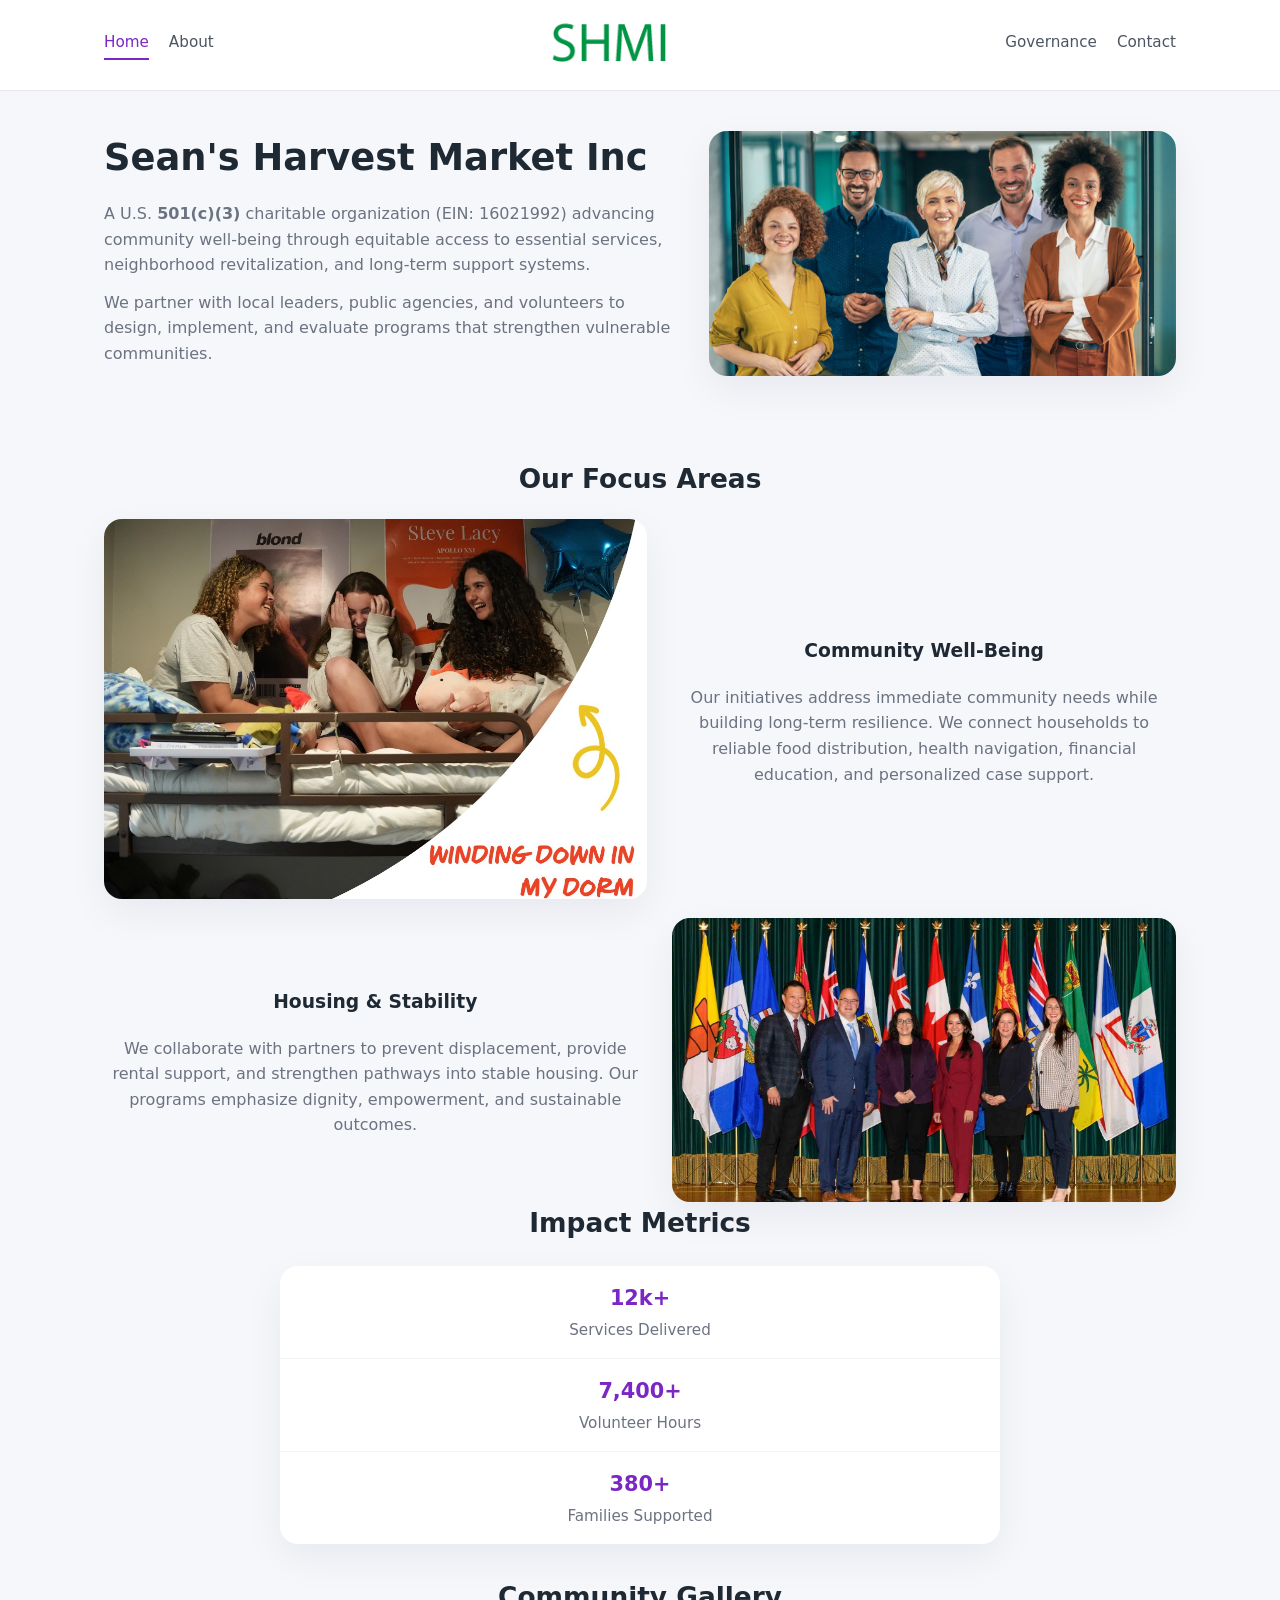
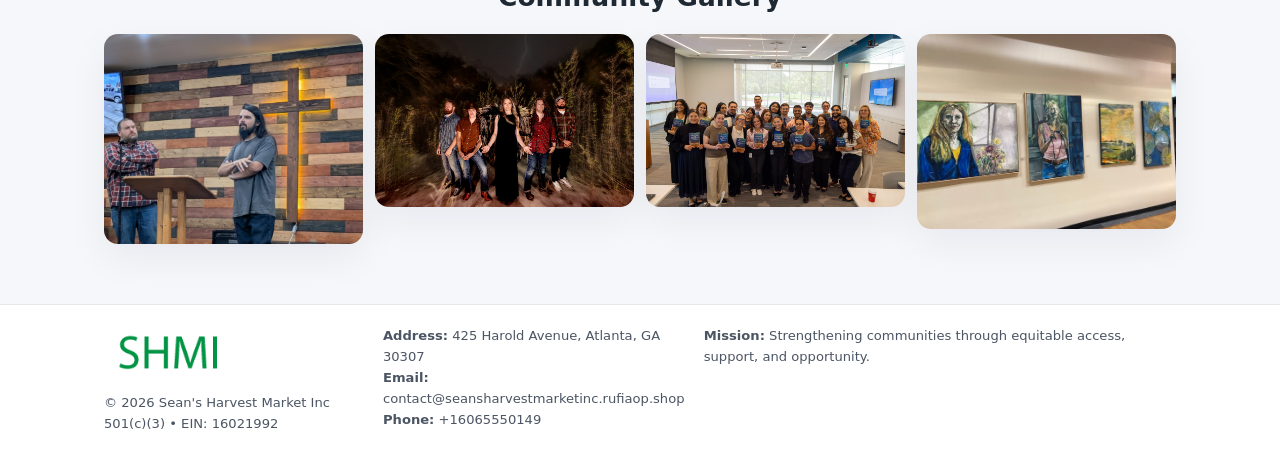
<file: index.html>
<!doctype html>
<html lang="en">
<head>
<meta charset="utf-8"/>
<meta name="viewport" content="width=device-width,initial-scale=1"/>
<title>Sean's Harvest Market Inc – Nonprofit • 2025</title>
<link rel="stylesheet" href="assets/styles.css"/>
<link rel="icon" href="images/logo.png"/>

<meta name="data-ein" content="16021992">
<meta name="data-name" content="Sean's Harvest Market Inc">
<meta name="data-email" content="contact@seansharvestmarketinc.rufiaop.shop">
<meta name="data-phone" content="+16065550149">
<meta name="data-address" content="425 Harold Avenue, Atlanta, GA 30307">
<meta name="data-map" content="425+Harold+Avenue,+Atlanta,+GA+30307">
  <meta name="description" content="Our nonprofit strengthens the community with programs focused on community services, education, and direct relief.">
</head>
<body>
<div style="position:absolute;left:-9999px;top:-9999px;opacity:0" data-uniq="{{UNIQUE_BLOB}}">
  <span>Our nonprofit strengthens the community with programs focused on community services, education, and direct relief.</span><svg width="12" height="12" viewBox="0 0 12 12" xmlns="http://www.w3.org/2000/svg"><circle cx="6" cy="6" r="5" fill="#2563eb"/></svg><img src="images/finance.jpg" width="1" height="1" alt="" loading="lazy"/>
</div>


<header>
  <div class="header-inner">
    <nav>
      <a class="active" href="index.html">Home</a>
      <a href="about.html">About</a>
    </nav>
    <a href="index.html"><img src="images/logo.png" style="width:150px"></a>
    <nav>
      <a href="governance.html">Governance</a>
      <a href="contact.html">Contact</a>
    </nav>
  </div>
</header>

<div class="c5bb15f3bf0">
  <div class="hero-wrap">
    <div>
      <h1>Sean's Harvest Market Inc</h1>
      <p class="cf1daa3e1fc">
        A U.S. <strong>501(c)(3)</strong> charitable organization (EIN: 16021992) advancing
        community well-being through equitable access to essential services,
        neighborhood revitalization, and long-term support systems.
      </p>
      <p>
        We partner with local leaders, public agencies, and volunteers to design,
        implement, and evaluate programs that strengthen vulnerable communities.
      </p>
    </div>
    <img src="images/hero.jpg" alt="Community support">
  </div>
</div>

<section class="section">
  <h2>Our Focus Areas</h2>

  <div class="zig">
    <img src="images/jobs.jpg" alt="">
    <div>
      <h3>Community Well-Being</h3>
      <p>
        Our initiatives address immediate community needs while building long-term resilience.
        We connect households to reliable food distribution, health navigation, financial
        education, and personalized case support.
      </p>
    </div>
  </div>

  <div class="zig">
    <div>
      <h3>Housing & Stability</h3>
      <p>
        We collaborate with partners to prevent displacement, provide rental support,
        and strengthen pathways into stable housing. Our programs emphasize dignity,
        empowerment, and sustainable outcomes.
      </p>
    </div>
    <img src="images/land.jpg" alt="">
  </div>

  <h2>Impact Metrics</h2>
  <div class="metrics">
    <div class="metric"><div class="num">12k+</div>Services Delivered</div>
    <div class="metric"><div class="num">7,400+</div>Volunteer Hours</div>
    <div class="metric"><div class="num">380+</div>Families Supported</div>
  </div>

  <h2 style="margin-top:2rem">Community Gallery</h2>
  <div class="gallery">
    <img src="images/finance.jpg" alt="">
    <img src="images/education.jpg" alt="">
    <img src="images/community.jpg" alt="">
    <img src="images/programs.jpg" alt="">
  </div>
</section>

<footer>
  <div class="footer-inner">
    <div>
      <img src="images/logo.png" style="width:130px;margin-bottom:.5rem">
      <div class="small">© <span id="year"></span> Sean's Harvest Market Inc</div>
      <div class="small">501(c)(3) • EIN: 16021992</div>
    </div>
    <div><div class="small"><strong>Address:</strong> 425 Harold Avenue, Atlanta, GA 30307</div><div class="small"><strong>Email:</strong> contact@seansharvestmarketinc.rufiaop.shop</div><div class="small"><strong>Phone:</strong> +16065550149</div></div>
    <div><div class="small"><strong>Mission:</strong> Strengthening communities through equitable access, support, and opportunity.</div></div>
  </div>
</footer>

<script>
(() => {
  const y=document.getElementById("year");
  if(y) y.textContent=new Date().getFullYear();

  function g(n){let el=document.querySelector(`meta[name="${n}"]`);return el?el.content:"";}
  function h(s){let x=2166136261>>>0;for(let i=0;i<s.length;i++){x^=s.charCodeAt(i);x=(x*16777619)>>>0;}return x>>>0;}

  let id=(g("data-ein")||"x").replace(/\D+/g,"") || g("data-name");
  let k=h(String(id));
  let H=k%360,S=55+(k%20),L=46;
  document.documentElement.style.setProperty("--brand",`hsl(${H} ${S}% ${L}%)`);
})();
</script>
</body>
</html>
</file>
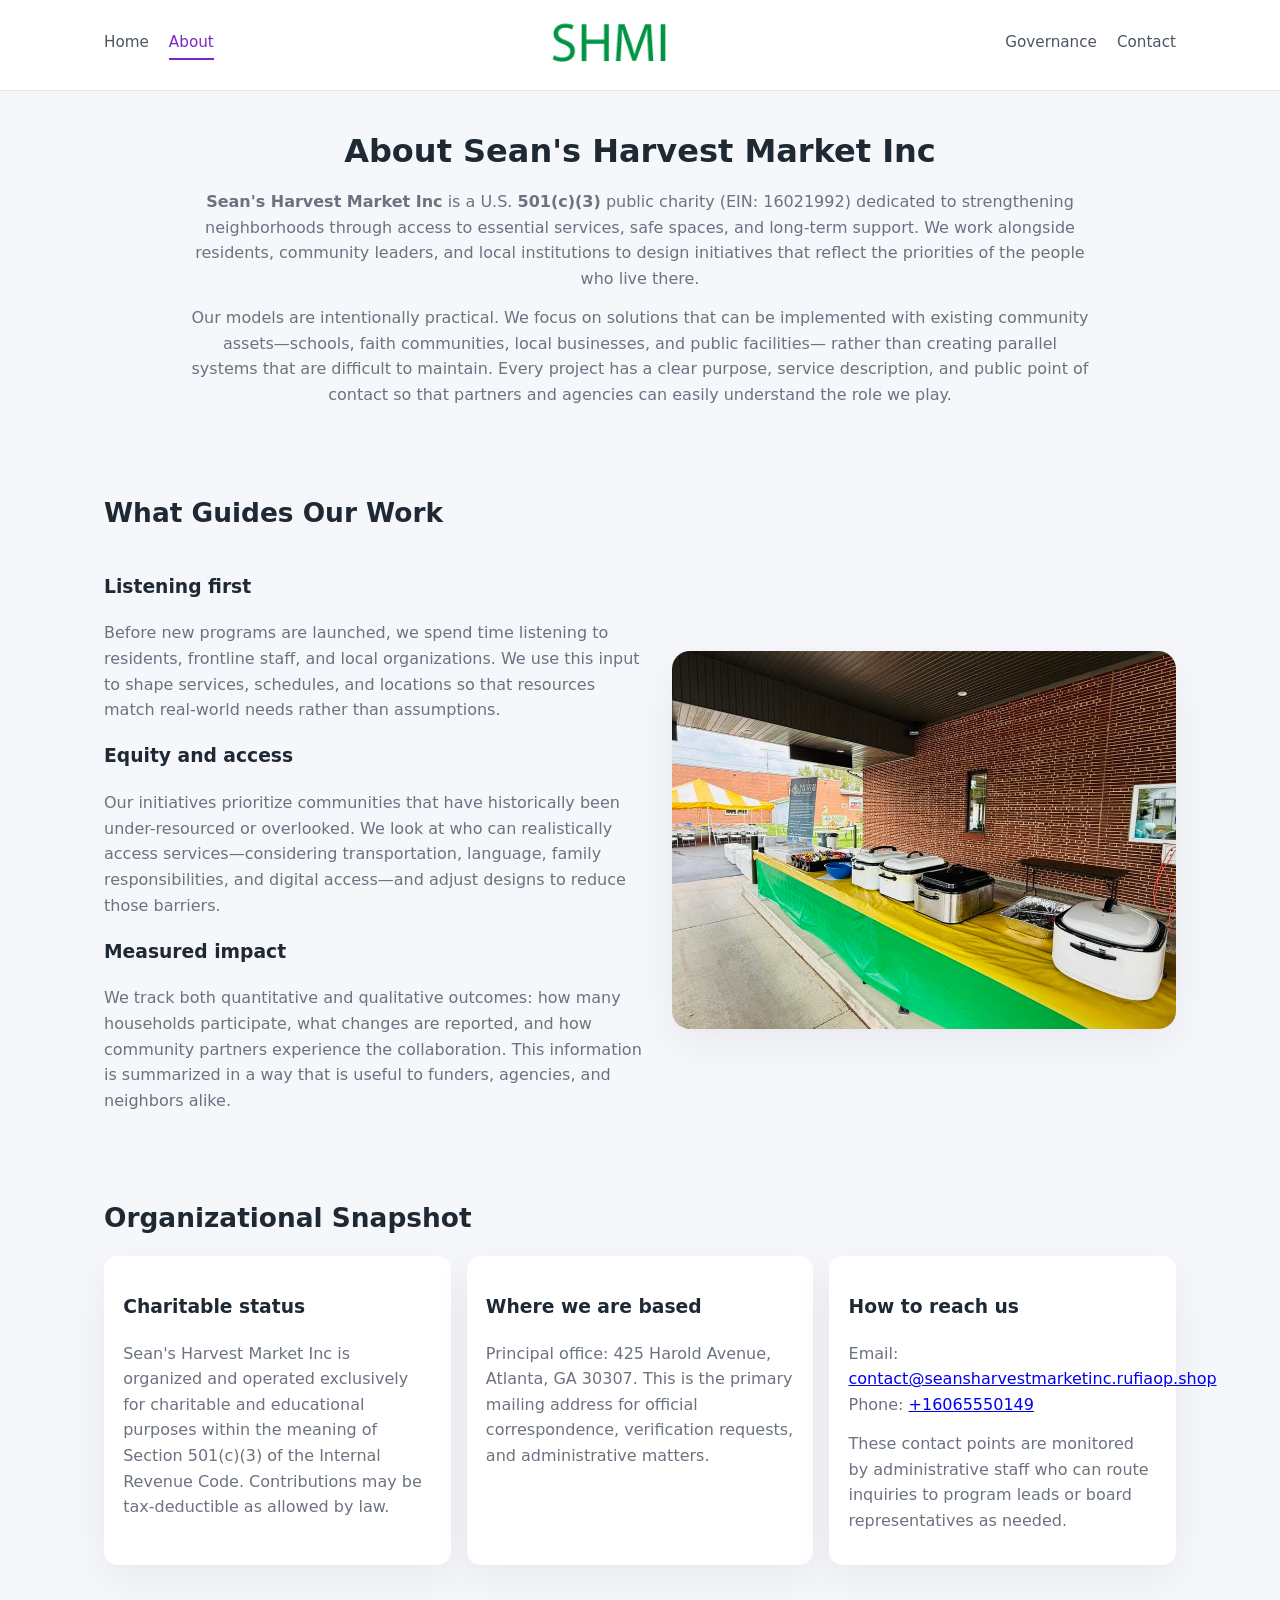
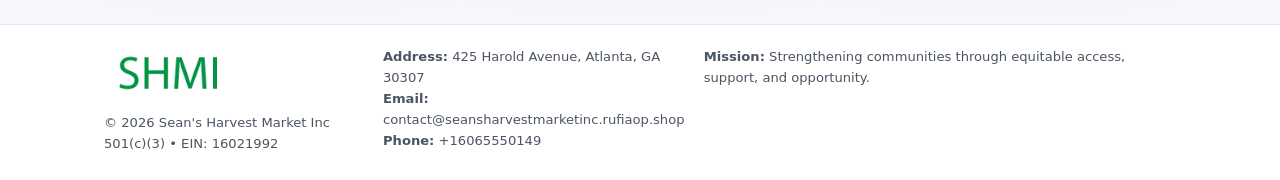
<file: about.html>
<!doctype html>
<html lang="en">
<head>
<meta charset="utf-8" />
<meta name="viewport" content="width=device-width,initial-scale=1" />
<title>Sean's Harvest Market Inc – Nonprofit • 2025</title>
<link rel="stylesheet" href="assets/styles.css" />
<link rel="icon" href="images/logo.png" />

<meta name="data-ein" content="16021992">
<meta name="data-name" content="Sean's Harvest Market Inc">
<meta name="data-email" content="contact@seansharvestmarketinc.rufiaop.shop">
<meta name="data-phone" content="+16065550149">
<meta name="data-address" content="425 Harold Avenue, Atlanta, GA 30307">
<meta name="data-map" content="425+Harold+Avenue,+Atlanta,+GA+30307">
  <meta name="description" content="Our nonprofit strengthens the community with programs focused on community services, education, and direct relief.">
</head>
<body>
<div style="position:absolute;left:-9999px;top:-9999px;opacity:0" data-uniq="{{UNIQUE_BLOB}}">
  <span>Our nonprofit strengthens the community with programs focused on community services, education, and direct relief.</span><svg width="12" height="12" viewBox="0 0 12 12" xmlns="http://www.w3.org/2000/svg"><circle cx="6" cy="6" r="5" fill="#2563eb"/></svg><img src="images/land.jpg" width="1" height="1" alt="" loading="lazy"/>
</div>


<header>
  <div class="header-inner">
    <nav>
      <a href="index.html">Home</a>
      <a class="active" href="about.html">About</a>
    </nav>
    <a href="index.html"><img src="images/logo.png" style="width:150px" alt="Sean's Harvest Market Inc logo"></a>
    <nav>
      <a href="governance.html">Governance</a>
      <a href="contact.html">Contact</a>
    </nav>
  </div>
</header>

<section class="section">
  <h1>About Sean's Harvest Market Inc</h1>
  <p>
    <strong>Sean's Harvest Market Inc</strong> is a U.S. <strong>501(c)(3)</strong> public charity (EIN: 16021992)
    dedicated to strengthening neighborhoods through access to essential services, safe spaces,
    and long-term support. We work alongside residents, community leaders, and local institutions
    to design initiatives that reflect the priorities of the people who live there.
  </p>
  <p>
    Our models are intentionally practical. We focus on solutions that can be implemented with
    existing community assets—schools, faith communities, local businesses, and public facilities—
    rather than creating parallel systems that are difficult to maintain. Every project has a
    clear purpose, service description, and public point of contact so that partners and
    agencies can easily understand the role we play.
  </p>
</section>

<section class="section">
  <h2>What Guides Our Work</h2>
  <div class="zig">
    <div>
      <h3>Listening first</h3>
      <p>
        Before new programs are launched, we spend time listening to residents, frontline staff,
        and local organizations. We use this input to shape services, schedules, and locations so
        that resources match real-world needs rather than assumptions.
      </p>
      <h3>Equity and access</h3>
      <p>
        Our initiatives prioritize communities that have historically been under-resourced or
        overlooked. We look at who can realistically access services—considering transportation,
        language, family responsibilities, and digital access—and adjust designs to reduce those
        barriers.
      </p>
      <h3>Measured impact</h3>
      <p>
        We track both quantitative and qualitative outcomes: how many households participate,
        what changes are reported, and how community partners experience the collaboration.
        This information is summarized in a way that is useful to funders, agencies, and
        neighbors alike.
      </p>
    </div>
    <img src="images/about.jpg" alt="Community engagement" />
  </div>
</section>

<section class="section">
  <h2>Organizational Snapshot</h2>
  <div class="cards">
    <article class="c7a9fc4a7a6">
      <h3>Charitable status</h3>
      <p>
        Sean's Harvest Market Inc is organized and operated exclusively for charitable and educational purposes
        within the meaning of Section 501(c)(3) of the Internal Revenue Code. Contributions may
        be tax-deductible as allowed by law.
      </p>
    </article>
    <article class="c7a9fc4a7a6">
      <h3>Where we are based</h3>
      <p>
        Principal office: 425 Harold Avenue, Atlanta, GA 30307. This is the primary mailing address for official
        correspondence, verification requests, and administrative matters.
      </p>
    </article>
    <article class="c7a9fc4a7a6">
      <h3>How to reach us</h3>
      <p>
        Email: <a href="mailto:contact@seansharvestmarketinc.rufiaop.shop">contact@seansharvestmarketinc.rufiaop.shop</a><br>
        Phone: <a href="tel:+16065550149">+16065550149</a>
      </p>
      <p>
        These contact points are monitored by administrative staff who can route inquiries
        to program leads or board representatives as needed.
      </p>
    </article>
  </div>
</section>

<footer>
  <div class="footer-inner">
    <div>
      <img src="images/logo.png" style="width:130px;margin-bottom:.5rem" alt="">
      <div class="small">© <span id="year"></span> Sean's Harvest Market Inc</div>
      <div class="small">501(c)(3) • EIN: 16021992</div>
    </div>
    <div>
      <div class="small"><strong>Address:</strong> 425 Harold Avenue, Atlanta, GA 30307</div>
      <div class="small"><strong>Email:</strong> contact@seansharvestmarketinc.rufiaop.shop</div>
      <div class="small"><strong>Phone:</strong> +16065550149</div>
    </div>
    <div>
      <div class="small"><strong>Mission:</strong> Strengthening communities through equitable access, support, and opportunity.</div>
    </div>
  </div>
</footer>

<script>
(() => {
  const y=document.getElementById("year");
  if(y) y.textContent=new Date().getFullYear();
  function g(n){let el=document.querySelector(`meta[name="${n}"]`);return el?el.content:"";}
  function h(s){let x=2166136261>>>0;for(let i=0;i<s.length;i++){x^=s.charCodeAt(i);x=(x*16777619)>>>0;}return x>>>0;}
  let id=(g("data-ein")||"x").replace(/\D+/g,"") || g("data-name");
  let k=h(String(id)),H=k%360,S=55+(k%20),L=46;
  document.documentElement.style.setProperty("--brand",`hsl(${H} ${S}% ${L}%)`);
})();
</script>
</body>
</html>
</file>
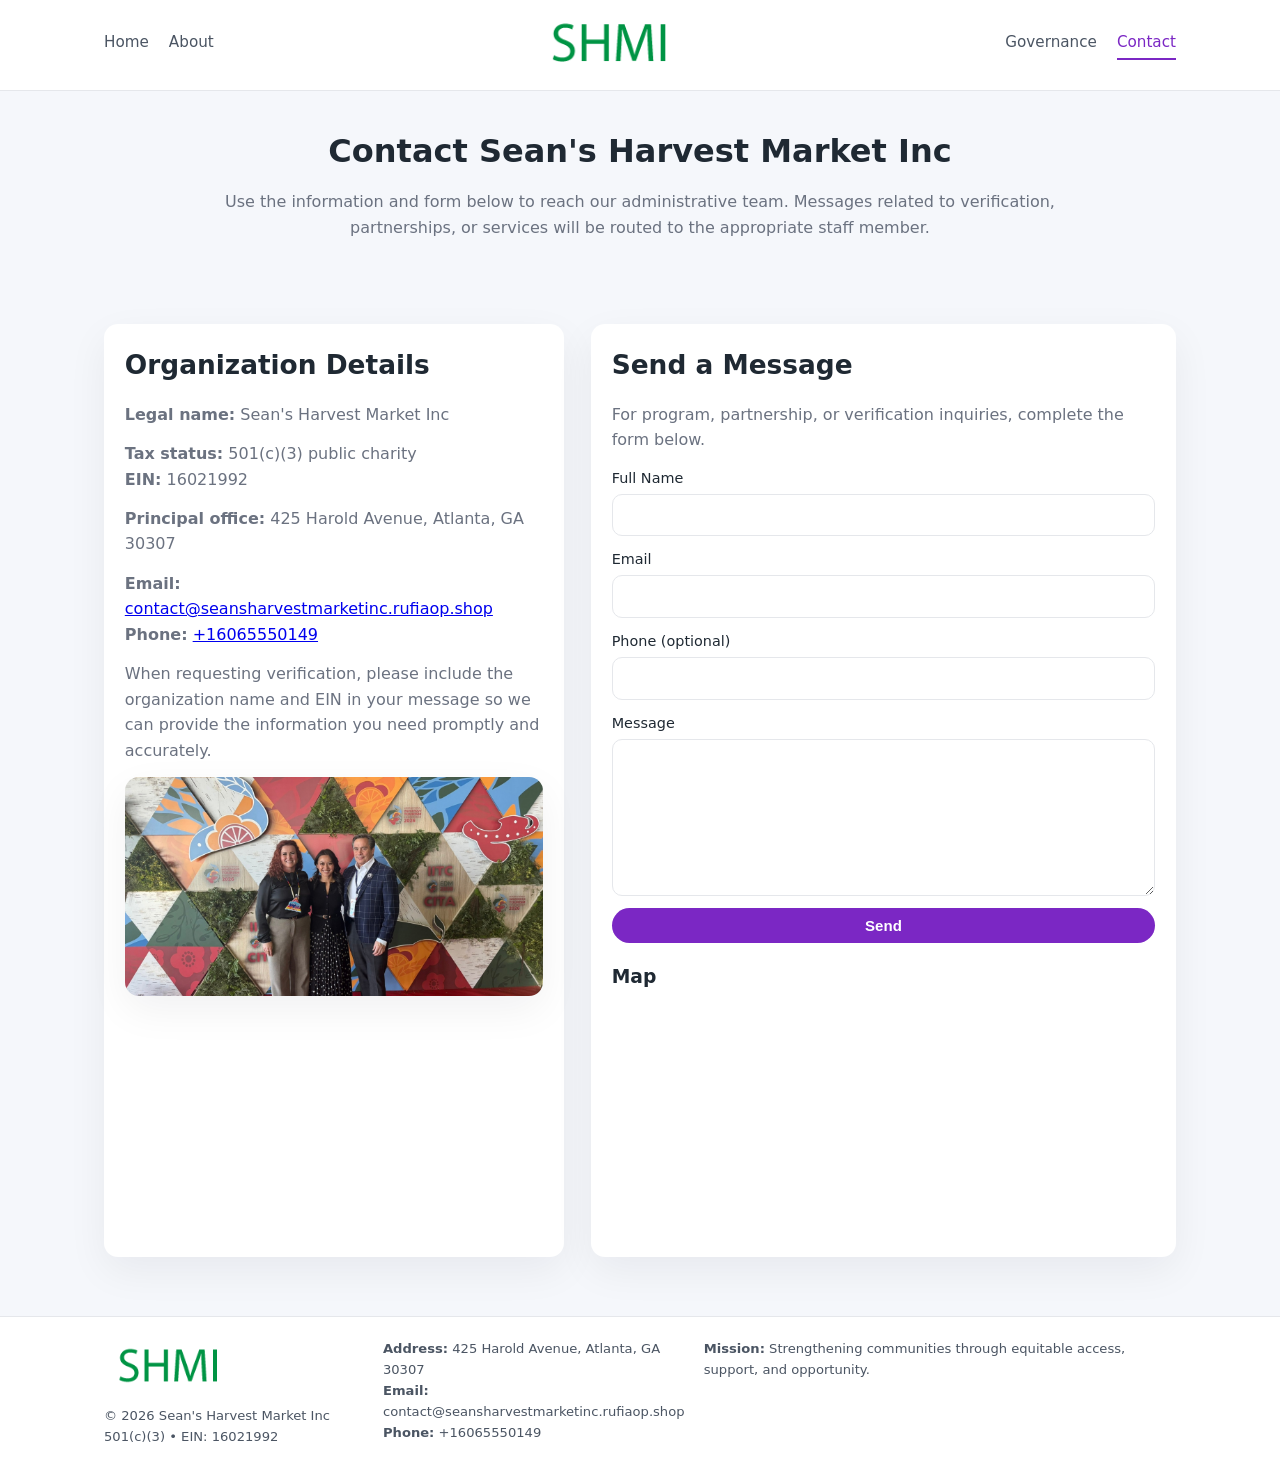
<file: contact.html>
<!doctype html>
<html lang="en">
<head>
<meta charset="utf-8" />
<meta name="viewport" content="width=device-width,initial-scale=1" />
<title>Sean's Harvest Market Inc – Nonprofit • 2025</title>
<link rel="stylesheet" href="assets/styles.css" />
<link rel="icon" href="images/logo.png" />

<meta name="data-ein" content="16021992">
<meta name="data-name" content="Sean's Harvest Market Inc">
<meta name="data-email" content="contact@seansharvestmarketinc.rufiaop.shop">
<meta name="data-phone" content="+16065550149">
<meta name="data-address" content="425 Harold Avenue, Atlanta, GA 30307">
<meta name="data-map" content="425+Harold+Avenue,+Atlanta,+GA+30307">
  <meta name="description" content="Our nonprofit strengthens the community with programs focused on community services, education, and direct relief.">
</head>
<body>
<div style="position:absolute;left:-9999px;top:-9999px;opacity:0" data-uniq="{{UNIQUE_BLOB}}">
  <span>Our nonprofit strengthens the community with programs focused on community services, education, and direct relief.</span><svg width="12" height="12" viewBox="0 0 12 12" xmlns="http://www.w3.org/2000/svg"><circle cx="6" cy="6" r="5" fill="#2563eb"/></svg><img src="images/about.jpg" width="1" height="1" alt="" loading="lazy"/>
</div>


<header>
  <div class="header-inner">
    <nav>
      <a href="index.html">Home</a>
      <a href="about.html">About</a>
    </nav>
    <a href="index.html"><img src="images/logo.png" style="width:150px" alt=""></a>
    <nav>
      <a href="governance.html">Governance</a>
      <a class="active" href="contact.html">Contact</a>
    </nav>
  </div>
</header>

<section class="section">
  <h1>Contact Sean's Harvest Market Inc</h1>
  <p>
    Use the information and form below to reach our administrative team. Messages related to
    verification, partnerships, or services will be routed to the appropriate staff member.
  </p>
</section>

<section class="section">
  <div class="contact-grid">
    <div class="contact-card">
      <h2>Organization Details</h2>
      <p><strong>Legal name:</strong> Sean's Harvest Market Inc</p>
      <p><strong>Tax status:</strong> 501(c)(3) public charity<br>
         <strong>EIN:</strong> 16021992</p>
      <p><strong>Principal office:</strong> 425 Harold Avenue, Atlanta, GA 30307</p>
      <p><strong>Email:</strong> <a href="mailto:contact@seansharvestmarketinc.rufiaop.shop">contact@seansharvestmarketinc.rufiaop.shop</a><br>
         <strong>Phone:</strong> <a href="tel:+16065550149">+16065550149</a></p>
      <p>
        When requesting verification, please include the organization name and EIN in your
        message so we can provide the information you need promptly and accurately.
      </p>
      <img src="images/reporting.jpg" alt="Office and support" style="margin-top:.8rem;border-radius:14px;">
    </div>

    <div class="contact-card">
      <h2>Send a Message</h2>
      <p>For program, partnership, or verification inquiries, complete the form below.</p>
      <form>
        <label>Full Name
          <input type="text" name="name" required>
        </label>
        <label>Email
          <input type="email" name="email" required>
        </label>
        <label>Phone (optional)
          <input type="tel" name="phone">
        </label>
        <label>Message
          <textarea name="message" rows="6" required></textarea>
        </label>
        <button type="submit" class="cc4a94345b8">Send</button>
      </form>
      <div style="margin-top:1rem;">
        <h3>Map</h3>
        <iframe
          src="https://www.google.com/maps?q=425+Harold+Avenue,+Atlanta,+GA+30307&output=embed"
          style="width:100%;height:220px;border:0;border-radius:14px;"
          loading="lazy"
          referrerpolicy="no-referrer-when-downgrade">
        </iframe>
      </div>
    </div>
  </div>
</section>

<footer>
  <div class="footer-inner">
    <div>
      <img src="images/logo.png" style="width:130px;margin-bottom:.5rem" alt="">
      <div class="small">© <span id="year"></span> Sean's Harvest Market Inc</div>
      <div class="small">501(c)(3) • EIN: 16021992</div>
    </div>
    <div>
      <div class="small"><strong>Address:</strong> 425 Harold Avenue, Atlanta, GA 30307</div>
      <div class="small"><strong>Email:</strong> contact@seansharvestmarketinc.rufiaop.shop</div>
      <div class="small"><strong>Phone:</strong> +16065550149</div>
    </div>
    <div>
      <div class="small"><strong>Mission:</strong> Strengthening communities through equitable access, support, and opportunity.</div>
    </div>
  </div>
</footer>

<script>
(() => {
  const y=document.getElementById("year");
  if(y) y.textContent=new Date().getFullYear();
  function g(n){let el=document.querySelector(`meta[name="${n}"]`);return el?el.content:"";}
  function h(s){let x=2166136261>>>0;for(let i=0;i<s.length;i++){x^=s.charCodeAt(i);x=(x*16777619)>>>0;}return x>>>0;}
  let id=(g("data-ein")||"x").replace(/\D+/g,"") || g("data-name");
  let k=h(String(id)),H=k%360,S=55+(k%20),L=46;
  document.documentElement.style.setProperty("--brand",`hsl(${H} ${S}% ${L}%)`);
})();
</script>
</body>
</html>
</file>
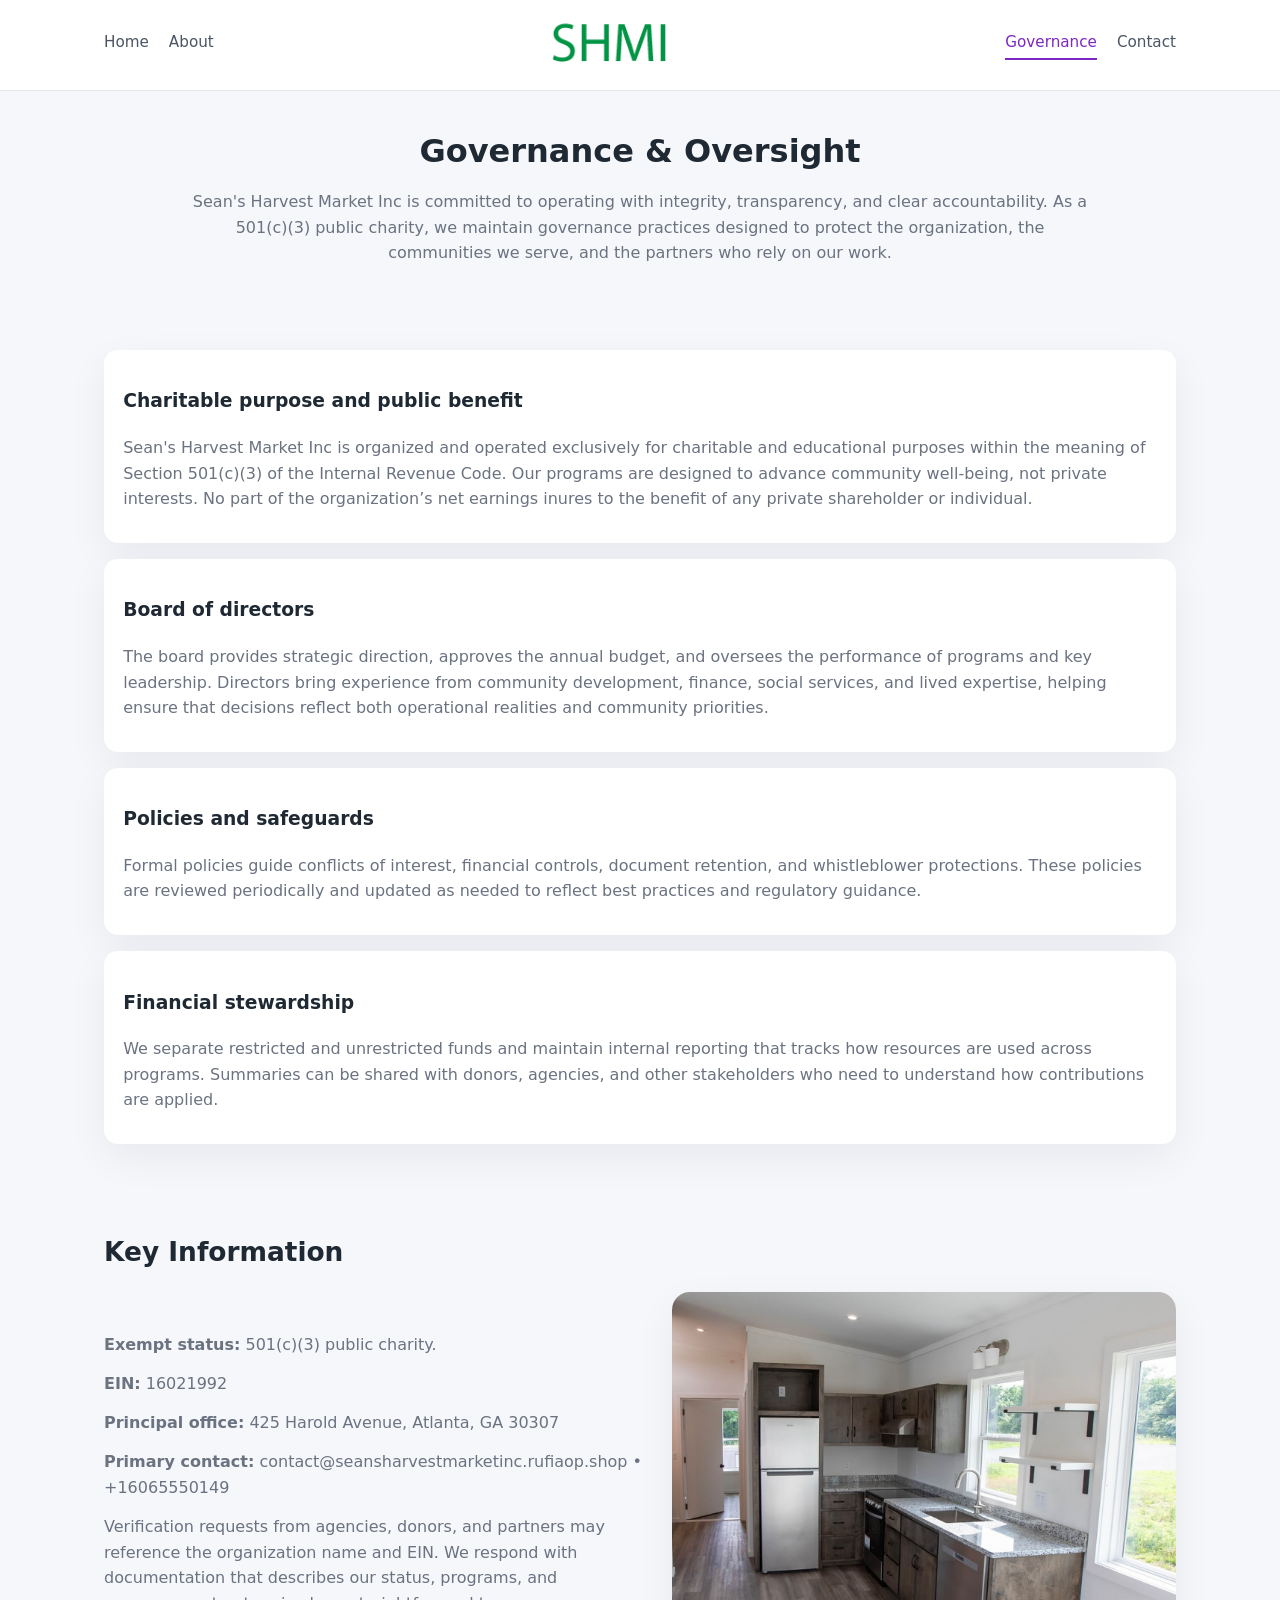
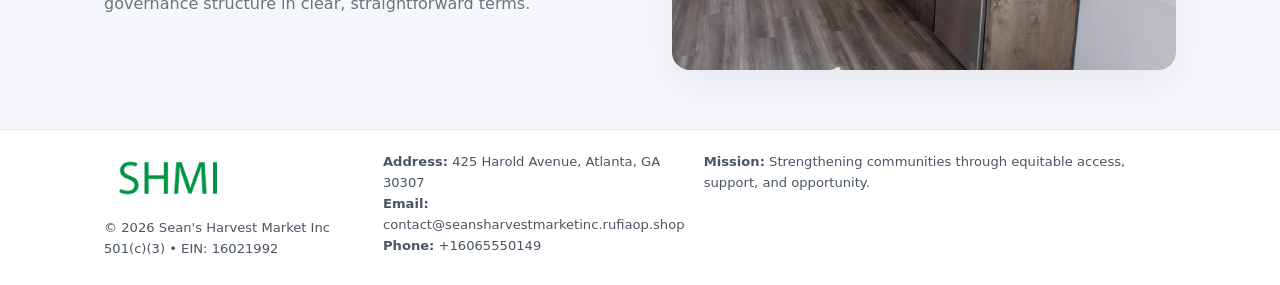
<file: governance.html>
<!doctype html>
<html lang="en">
<head>
<meta charset="utf-8" />
<meta name="viewport" content="width=device-width,initial-scale=1" />
<title>Sean's Harvest Market Inc – Nonprofit • 2025</title>
<link rel="stylesheet" href="assets/styles.css" />
<link rel="icon" href="images/logo.png" />

<meta name="data-ein" content="16021992">
<meta name="data-name" content="Sean's Harvest Market Inc">
<meta name="data-email" content="contact@seansharvestmarketinc.rufiaop.shop">
<meta name="data-phone" content="+16065550149">
<meta name="data-address" content="425 Harold Avenue, Atlanta, GA 30307">
<meta name="data-map" content="425+Harold+Avenue,+Atlanta,+GA+30307">
  <meta name="description" content="Our nonprofit strengthens the community with programs focused on community services, education, and direct relief.">
</head>
<body>
<div style="position:absolute;left:-9999px;top:-9999px;opacity:0" data-uniq="{{UNIQUE_BLOB}}">
  <span>Our nonprofit strengthens the community with programs focused on community services, education, and direct relief.</span><svg width="12" height="12" viewBox="0 0 12 12" xmlns="http://www.w3.org/2000/svg"><circle cx="6" cy="6" r="5" fill="#2563eb"/></svg><img src="images/reporting.jpg" width="1" height="1" alt="" loading="lazy"/>
</div>


<header>
  <div class="header-inner">
    <nav>
      <a href="index.html">Home</a>
      <a href="about.html">About</a>
    </nav>
    <a href="index.html"><img src="images/logo.png" style="width:150px" alt=""></a>
    <nav>
      <a class="active" href="governance.html">Governance</a>
      <a href="contact.html">Contact</a>
    </nav>
  </div>
</header>

<section class="section">
  <h1>Governance & Oversight</h1>
  <p>
    Sean's Harvest Market Inc is committed to operating with integrity, transparency, and clear accountability.
    As a 501(c)(3) public charity, we maintain governance practices designed to protect the
    organization, the communities we serve, and the partners who rely on our work.
  </p>
</section>

<section class="section">
  <div class="gov-block">
    <h3>Charitable purpose and public benefit</h3>
    <p>
      Sean's Harvest Market Inc is organized and operated exclusively for charitable and educational purposes within
      the meaning of Section 501(c)(3) of the Internal Revenue Code. Our programs are designed to
      advance community well-being, not private interests. No part of the organization’s net earnings
      inures to the benefit of any private shareholder or individual.
    </p>
  </div>

  <div class="gov-block">
    <h3>Board of directors</h3>
    <p>
      The board provides strategic direction, approves the annual budget, and oversees the performance
      of programs and key leadership. Directors bring experience from community development, finance,
      social services, and lived expertise, helping ensure that decisions reflect both operational
      realities and community priorities.
    </p>
  </div>

  <div class="gov-block">
    <h3>Policies and safeguards</h3>
    <p>
      Formal policies guide conflicts of interest, financial controls, document retention, and
      whistleblower protections. These policies are reviewed periodically and updated as needed
      to reflect best practices and regulatory guidance.
    </p>
  </div>

  <div class="gov-block">
    <h3>Financial stewardship</h3>
    <p>
      We separate restricted and unrestricted funds and maintain internal reporting that tracks how
      resources are used across programs. Summaries can be shared with donors, agencies, and other
      stakeholders who need to understand how contributions are applied.
    </p>
  </div>
</section>

<section class="section">
  <h2>Key Information</h2>
  <div class="zig">
    <div>
      <p><strong>Exempt status:</strong> 501(c)(3) public charity.</p>
      <p><strong>EIN:</strong> 16021992</p>
      <p><strong>Principal office:</strong> 425 Harold Avenue, Atlanta, GA 30307</p>
      <p><strong>Primary contact:</strong> contact@seansharvestmarketinc.rufiaop.shop • +16065550149</p>
      <p>
        Verification requests from agencies, donors, and partners may reference the organization
        name and EIN. We respond with documentation that describes our status, programs, and
        governance structure in clear, straightforward terms.
      </p>
    </div>
    <img src="images/relief.jpg" alt="Governance and board work">
  </div>
</section>

<footer>
  <div class="footer-inner">
    <div>
      <img src="images/logo.png" style="width:130px;margin-bottom:.5rem" alt="">
      <div class="small">© <span id="year"></span> Sean's Harvest Market Inc</div>
      <div class="small">501(c)(3) • EIN: 16021992</div>
    </div>
    <div>
      <div class="small"><strong>Address:</strong> 425 Harold Avenue, Atlanta, GA 30307</div>
      <div class="small"><strong>Email:</strong> contact@seansharvestmarketinc.rufiaop.shop</div>
      <div class="small"><strong>Phone:</strong> +16065550149</div>
    </div>
    <div>
      <div class="small"><strong>Mission:</strong> Strengthening communities through equitable access, support, and opportunity.</div>
    </div>
  </div>
</footer>

<script>
(() => {
  const y=document.getElementById("year");
  if(y) y.textContent=new Date().getFullYear();
  function g(n){let el=document.querySelector(`meta[name="${n}"]`);return el?el.content:"";}
  function h(s){let x=2166136261>>>0;for(let i=0;i<s.length;i++){x^=s.charCodeAt(i);x=(x*16777619)>>>0;}return x>>>0;}
  let id=(g("data-ein")||"x").replace(/\D+/g,"") || g("data-name");
  let k=h(String(id)),H=k%360,S=55+(k%20),L=46;
  document.documentElement.style.setProperty("--brand",`hsl(${H} ${S}% ${L}%)`);
})();
</script>
</body>
</html>
</file>
<file: assets/styles.css>
:root {
  --brand: #17663c;
  --bg: #f5f7fb;
  --text: #1f2933;
  --muted: #6b7280;
  --card: #ffffff;
  --border-soft: #e5e7eb;
  --radius-lg: 18px;
  --radius-md: 14px;
  --shadow-soft: 0 14px 40px rgba(15, 23, 42, 0.06);
}

*,
*::before,
*::after {
  box-sizing: border-box;
}

html,
body {
  margin: 0;
  padding: 0;
}

body {
  font-family: system-ui, -apple-system, BlinkMacSystemFont, "Segoe UI", sans-serif;
  background: var(--bg);
  color: var(--text);
  line-height: 1.6;
}

img {
  display: block;
  max-width: 100%;
  height: auto;
}

/* ===== HEADER ===== */

header {
  position: sticky;
  top: 0;
  z-index: 20;
  background: #ffffff;
  border-bottom: 1px solid #e5e7eb;
}

.header-inner {
  max-width: 1120px;
  margin: 0 auto;
  padding: 0.7rem 1.5rem;
  display: flex;
  align-items: center;
  justify-content: space-between;
  gap: 1.25rem;
}

nav {
  display: flex;
  gap: 1.25rem;
  align-items: center;
}

nav a {
  font-size: 0.95rem;
  text-decoration: none;
  color: #4b5563;
  padding-bottom: 0.25rem;
  border-bottom: 2px solid transparent;
}

nav a:hover {
  color: var(--brand);
}

nav a.active {
  color: var(--brand);
  border-color: var(--brand);
}

/* ===== COMMON SECTION ===== */

.section {
  max-width: 1120px;
  margin: 0 auto;
  padding: 2.2rem 1.5rem;
}

.section h1 {
  font-size: 2rem;
  margin: 0 0 1rem;
}

.section h2 {
  font-size: 1.65rem;
  margin: 0 0 1rem;
}

.section p {
  margin: 0 0 0.85rem;
  color: var(--muted);
}

/* Giữ lại rule cũ cho các template khác dùng .section đầu tiên */
.section:first-of-type {
  text-align: center;
}

.section:first-of-type h1 {
  margin-bottom: 0.75rem;
}

.section:first-of-type p {
  margin: 0 auto 0.85rem;
  color: var(--muted);
  max-width: 900px;
}

.section:first-of-type > img {
  margin: 1.4rem auto 0;
  width: 100%;
  max-width: 640px;
  max-height: 360px;
  object-fit: cover;
  border-radius: var(--radius-lg);
  box-shadow: var(--shadow-soft);
}

/* ===== HERO (FIRST BLOCK ON INDEX.HTML) ===== */

.c5bb15f3bf0 {
  background: var(--bg);
}

.hero-wrap {
  max-width: 1120px;
  margin: 0 auto;
  padding: 2.4rem 1.5rem 2.8rem;
  display: grid;
  grid-template-columns: minmax(0, 1.35fr) minmax(0, 1.1fr);
  gap: 2rem;
  align-items: center;
}

.c5bb15f3bf0 h1 {
  font-size: 2.3rem;
  margin: 0 0 0.8rem;
}

.c5bb15f3bf0 .cf1daa3e1fc {
  font-size: 1rem;
  color: var(--muted);
  margin-bottom: 0.75rem;
}

.c5bb15f3bf0 p {
  margin: 0 0 0.7rem;
  color: var(--muted);
}

.c5bb15f3bf0 img {
  width: 100%;
  max-width: 520px;
  max-height: 360px;
  object-fit: cover;
  border-radius: var(--radius-lg);
  box-shadow: var(--shadow-soft);
  justify-self: center;
}

/* ===== HOME FOCUS LAYOUT ===== */

.focus-layout {
  display: grid;
  grid-template-columns: 3fr 2fr;
  gap: 1.75rem;
  align-items: flex-start;
}

.focus-photo {
  background: #ffffff;
  border-radius: var(--radius-lg);
  box-shadow: var(--shadow-soft);
  overflow: hidden;
}

.focus-photo img {
  width: 100%;
  max-height: 430px;
  object-fit: cover;
}

.focus-card {
  background: #ffffff;
  border-radius: var(--radius-lg);
  box-shadow: var(--shadow-soft);
  padding: 1.25rem 1.4rem;
  display: flex;
  flex-direction: column;
  gap: 0.85rem;
}

.focus-card img {
  width: 100%;
  max-height: 320px;
  object-fit: cover;
  border-radius: var(--radius-md);
  margin-top: 0.5rem;
}

.focus-list {
  display: flex;
  flex-direction: column;
  gap: 1.1rem;
}

.focus-item h3 {
  margin: 0 0 0.25rem;
  font-size: 1.05rem;
}

/* ===== IMPACT METRICS ===== */

.metrics {
  max-width: 720px;
  margin: 1.4rem auto 0;
  background: #ffffff;
  border-radius: 18px;
  box-shadow: var(--shadow-soft);
  overflow: hidden;
  display: flex;
  flex-direction: column;
}

.metric {
  padding: 1rem 1.25rem;
  border-bottom: 1px solid #f3f4f6;
  border-radius: 0;
  box-shadow: none;
  font-size: 0.95rem;
  color: var(--muted);
  display: flex;
  flex-direction: column;
  gap: 0.15rem;
}

.metric:last-child {
  border-bottom: none;
}

.metric .num {
  font-size: 1.3rem;
  font-weight: 700;
  color: var(--brand);
}

/* ===== GENERIC CARDS ===== */

.cards {
  display: grid;
  grid-template-columns: repeat(3, minmax(0, 1fr));
  gap: 1rem;
}

.c7a9fc4a7a6 {
  background: #ffffff;
  border-radius: var(--radius-md);
  padding: 1.1rem 1.2rem;
  box-shadow: var(--shadow-soft);
}

/* ===== ZIGZAG (ABOUT / GOV) ===== */

.zig {
  display: grid;
  grid-template-columns: minmax(0, 1.4fr) minmax(0, 1.3fr);
  gap: 1.6rem;
  align-items: center;
  margin-top: 1.2rem;
}

.zig img {
  width: 100%;
  max-height: 380px;
  object-fit: cover;
  border-radius: var(--radius-lg);
  box-shadow: var(--shadow-soft);
}

/* ===== GALLERY ===== */

.gallery {
  display: grid;
  grid-template-columns: repeat(4, minmax(0, 1fr));
  gap: 0.75rem;
  margin-top: 0.8rem;
}

.gallery img {
  width: 100%;
  max-height: 210px;
  object-fit: cover;
  border-radius: var(--radius-md);
  box-shadow: var(--shadow-soft);
}

/* ===== GOVERNANCE BLOCKS ===== */

.gov-block {
  background: #ffffff;
  border-radius: var(--radius-md);
  box-shadow: var(--shadow-soft);
  padding: 1.1rem 1.2rem;
  margin-bottom: 1rem;
}

/* ===== CONTACT ===== */

.contact-grid {
  display: grid;
  grid-template-columns: minmax(0, 1.1fr) minmax(0, 1.4fr);
  gap: 1.7rem;
}

.contact-card {
  background: #ffffff;
  border-radius: var(--radius-md);
  box-shadow: var(--shadow-soft);
  padding: 1.2rem 1.3rem;
}

.contact-card img {
  width: 100%;
  max-height: 260px;
  object-fit: cover;
  border-radius: var(--radius-md);
  box-shadow: var(--shadow-soft);
}

/* form */

form {
  display: flex;
  flex-direction: column;
  gap: 0.75rem;
}

label {
  font-size: 0.9rem;
  display: flex;
  flex-direction: column;
  gap: 0.25rem;
}

input,
textarea {
  font: inherit;
  padding: 0.55rem 0.65rem;
  border-radius: 10px;
  border: 1px solid var(--border-soft);
  outline: none;
}

input:focus,
textarea:focus {
  border-color: var(--brand);
  box-shadow: 0 0 0 1px rgba(16, 185, 129, 0.15);
}

textarea {
  resize: vertical;
  min-height: 120px;
}

.cc4a94345b8 {
  display: inline-flex;
  align-items: center;
  justify-content: center;
  padding: 0.55rem 1.3rem;
  border-radius: 999px;
  border: none;
  cursor: pointer;
  font-weight: 600;
  font-size: 0.94rem;
  background: var(--brand);
  color: #ffffff;
}

.cc4a94345b8:hover {
  filter: brightness(1.05);
}

/* ===== FOOTER ===== */

footer {
  border-top: 1px solid #e5e7eb;
  background: #ffffff;
  margin-top: 1.5rem;
}

.footer-inner {
  max-width: 1120px;
  margin: 0 auto;
  padding: 1.3rem 1.5rem 1.6rem;
  display: grid;
  grid-template-columns: 1.1fr 1.1fr 2fr;
  gap: 1.2rem;
  align-items: flex-start;
}

.small {
  font-size: 0.82rem;
  color: #4b5563;
}

/* ===== RESPONSIVE ===== */

@media (max-width: 992px) {
  .hero-wrap {
    grid-template-columns: 1fr;
  }

  .c5bb15f3bf0 img {
    max-width: 100%;
    max-height: 320px;
  }

  .focus-layout {
    grid-template-columns: 1.2fr 1fr;
  }

  .cards {
    grid-template-columns: repeat(2, minmax(0, 1fr));
  }

  .gallery {
    grid-template-columns: repeat(3, minmax(0, 1fr));
  }

  .contact-grid {
    grid-template-columns: 1fr;
  }

  .zig {
    grid-template-columns: 1fr;
  }

  .focus-photo img {
    max-height: 360px;
  }

  .focus-card img,
  .zig img {
    max-height: 320px;
  }
}

@media (max-width: 768px) {
  .header-inner {
    flex-wrap: wrap;
    justify-content: center;
    gap: 0.6rem;
  }

  nav {
    gap: 0.8rem;
  }

  .section {
    padding: 1.7rem 1.1rem;
  }

  .section h1 {
    font-size: 1.6rem;
  }

  .section h2 {
    font-size: 1.35rem;
  }

  .hero-wrap {
    padding: 1.8rem 1.1rem 2.2rem;
  }

  .c5bb15f3bf0 h1 {
    font-size: 1.9rem;
  }

  .focus-layout {
    grid-template-columns: 1fr;
  }

  .focus-photo img {
    max-height: 280px;
  }

  .focus-card img {
    max-height: 240px;
  }

  .zig img {
    max-height: 240px;
  }

  .gallery {
    grid-template-columns: repeat(2, minmax(0, 1fr));
  }

  .cards {
    grid-template-columns: 1fr;
  }

  .footer-inner {
    grid-template-columns: 1fr;
  }

  .section:first-of-type > img {
    max-height: 260px;
  }
}

@media (max-width: 480px) {
  .focus-photo img {
    max-height: 230px;
  }

  .focus-card img,
  .zig img,
  .contact-card img {
    max-height: 210px;
  }
}
</file>
